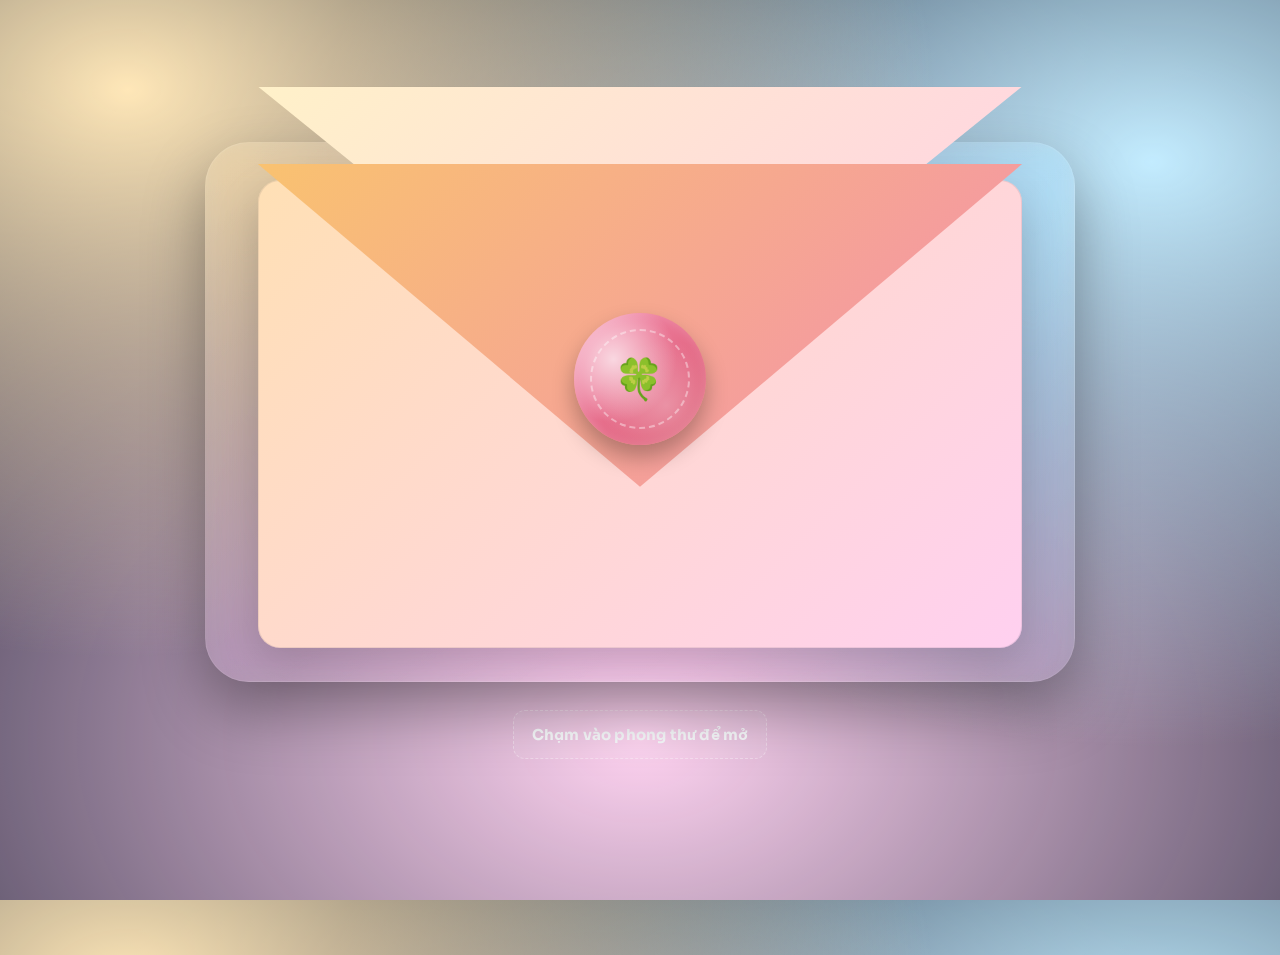
<file: card.html>
﻿<!doctype html>
<html lang="vi">
<head>
  <meta charset="UTF-8" />
  <meta name="viewport" content="width=device-width, initial-scale=1.0" />
  <title>Thiệp 3D dành cho bạn</title>
  <link rel="stylesheet" href="style.css" />
</head>
<body data-page="card">
  <main class="scene card-scene">
    <div class="glow"></div>

    <section class="card3d" id="cardShell" aria-label="Thiệp 3D">
      <div class="card-outer" id="cardOuter">
        <div class="envelope">
          <div class="envelope-body"></div>
          <div class="envelope-flap"></div>
          <div class="wax-seal" aria-label="Dấu sáp may mắn">🍀</div>
          <div class="letter"> 
            <p class="label">Lời chúc</p>
            <p id="letterText"></p>
            <div class="confetti"></div>
          </div>
        </div>
      </div>
    </section>
    <button class="open-hint" id="hintBtn">Chạm vào phong thư để mở</button>
  </main>

  <div class="toast-stack" id="toastStack" aria-live="polite"></div>
  <script src="main.js" type="module"></script>
</body>
</html>
</file>
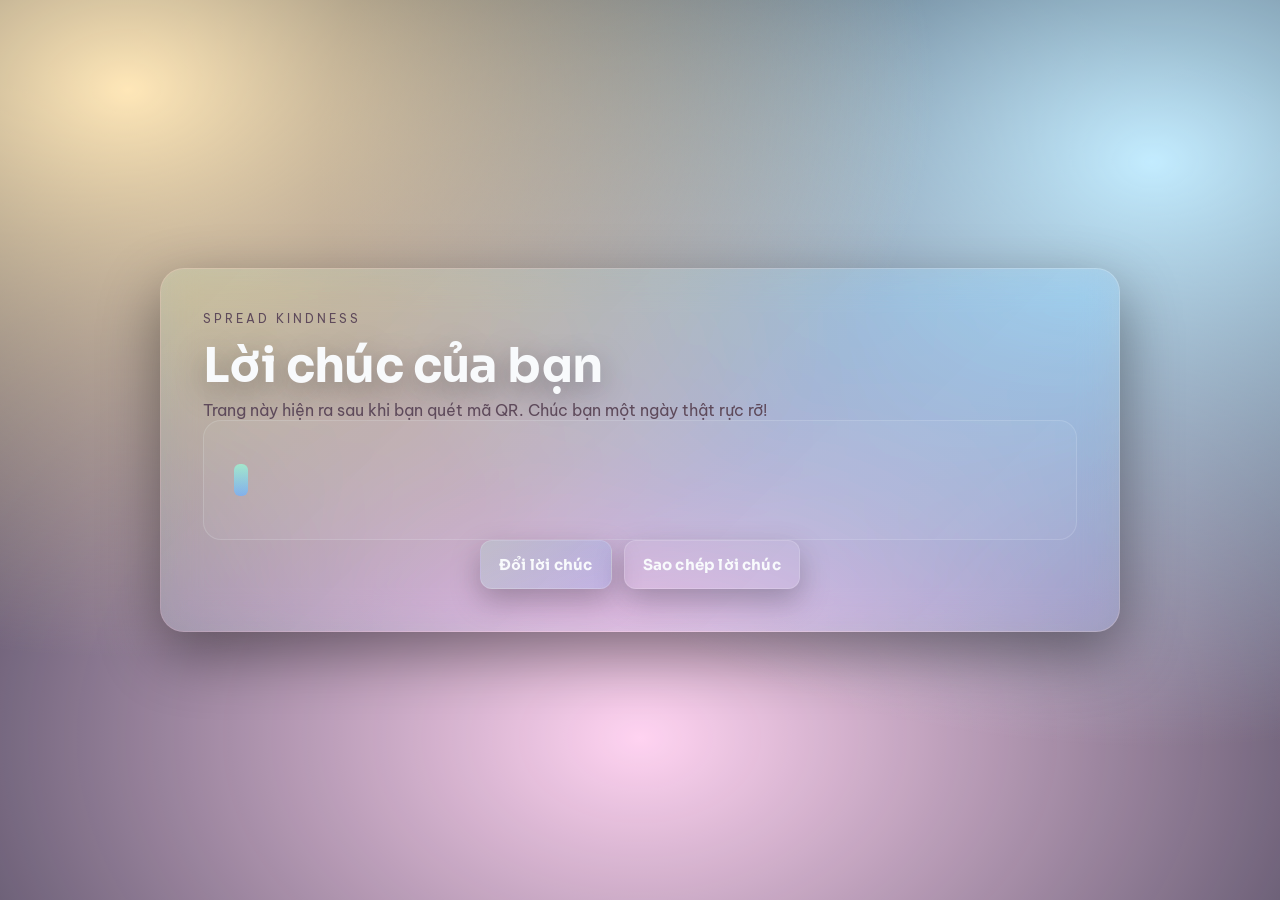
<file: wish.html>
﻿<!doctype html>
<html lang="vi">
<head>
  <meta charset="UTF-8" />
  <meta name="viewport" content="width=device-width, initial-scale=1.0" />
  <title>Lời chúc dành cho bạn</title>
  <link rel="stylesheet" href="style.css" />
</head>
<body data-page="wish">
  <main class="scene">
    <div class="glow"></div>
    <section class="card">
      <header>
        <p class="eyebrow">Spread kindness</p>
        <h1>Lời chúc của bạn</h1>
        <p class="sub">Trang này hiện ra sau khi bạn quét mã QR. Chúc bạn một ngày thật rực rỡ!</p>
      </header>

      <div class="wish show">
        <span id="wishText"></span>
        <div class="cursor"></div>
      </div>

      <div class="controls">
        <button id="shuffleBtn">Đổi lời chúc</button>
        <button id="copyBtn" class="ghost">Sao chép lời chúc</button>
      </div>
    </section>
  </main>

  <div class="toast-stack" id="toastStack" aria-live="polite"></div>
  <script src="main.js" type="module"></script>
</body>
</html>
</file>
<file: style.css>
@import url("https://fonts.googleapis.com/css2?family=Be+Vietnam+Pro:wght@400;500;600;700&family=Sora:wght@500;600;700&display=swap");

:root {
  --bg: radial-gradient(140% 140% at 10% 10%, #ffe7b8 0, transparent 45%),
        radial-gradient(130% 130% at 90% 18%, #c3ecff 0, transparent 50%),
        radial-gradient(160% 160% at 50% 82%, #ffd3f1 0, transparent 55%),
        #0f172a;
  --card: rgba(255, 255, 255, 0.08);
  --border: rgba(255, 255, 255, 0.16);
  --text: #f8fafc;
  --muted: #5e4a5b;
  --accent: #9ef7d2;
  --accent-2: #6fa8ff;
  --accent-3: #f58fb1;
  --shadow: 0 22px 60px rgba(0, 0, 0, 0.42);
  --radius: 24px;
  --blur: saturate(160%) blur(28px);
  --speed: 520ms;
  --display-font: "Sora", "Be Vietnam Pro", "Segoe UI", system-ui, -apple-system, sans-serif;
  --body-font: "Be Vietnam Pro", "Segoe UI", system-ui, -apple-system, sans-serif;
  --paper: #fffdf6;
}

* { box-sizing: border-box; }

body {
  margin: 0;
  height: 100vh;
  font-family: var(--body-font);
  background: var(--bg);
  color: var(--text);
  display: grid;
  place-items: center;
  overflow-x: hidden;
  overflow-y: auto;
  padding: 12px;
}

.scene {
  position: relative;
  width: min(1100px, 94vw);
  padding: 48px 18px;
  display: grid;
  place-items: center;
}

.scene.gate { padding: 72px 22px; }
.scene.card-scene { padding: 52px 18px; }

.glow {
  position: absolute;
  inset: -20%;
  filter: var(--blur);
  opacity: 0.6;
  animation: drift 16s ease-in-out infinite alternate;
  pointer-events: none;
}

.card {
  position: relative;
  width: min(960px, 100%);
  background: var(--card);
  border: 1px solid var(--border);
  border-radius: var(--radius);
  box-shadow: var(--shadow);
  padding: 42px;
  backdrop-filter: blur(18px) saturate(160%);
  overflow: hidden;
  isolation: isolate;
  animation: float 9s ease-in-out infinite;
}

.card::after {
  content: "";
  position: absolute;
  inset: 0;
  background: linear-gradient(135deg, rgba(158, 247, 210, 0.2), rgba(111, 168, 255, 0.16));
  opacity: 0.7;
  pointer-events: none;
}

header { position: relative; z-index: 2; }
header h1 {
  margin: 8px 0 4px;
  font-size: clamp(34px, 4.4vw, 48px);
  letter-spacing: -0.6px;
  font-family: var(--display-font);
  text-shadow: 0 8px 30px rgba(0, 0, 0, 0.35);
}
header .eyebrow {
  text-transform: uppercase;
  letter-spacing: 3px;
  font-size: 12px;
  color: var(--muted);
  margin: 0;
}
header .sub { margin: 0; color: var(--muted); max-width: 680px; }

.qr-panel {
  position: relative;
  margin: 32px 0;
  display: flex;
  flex-direction: column;
  align-items: center;
  gap: 16px;
}

.qr-frame {
  position: relative;
  width: 340px;
  aspect-ratio: 1;
  border-radius: 20px;
  background: linear-gradient(145deg, rgba(255, 255, 255, 0.08), rgba(255, 255, 255, 0.03));
  border: 1px solid var(--border);
  display: grid;
  place-items: center;
  overflow: hidden;
  box-shadow: 0 16px 40px rgba(0, 0, 0, 0.35);
}
.qr-frame.large { width: 360px; }

.qr-frame img {
  width: 86%;
  height: 86%;
  object-fit: contain;
  filter: drop-shadow(0 10px 20px rgba(0, 0, 0, 0.35));
  opacity: 0;
  transform: translateY(10px) scale(0.96);
  transition: opacity var(--speed) ease, transform var(--speed) ease;
}

.qr-frame img.visible { opacity: 1; transform: translateY(0) scale(1); }

.qr-frame .halo {
  position: absolute;
  inset: -20%;
  background: conic-gradient(from 90deg, rgba(158, 247, 210, 0.2), rgba(111, 168, 255, 0.18), rgba(158, 247, 210, 0.2));
  filter: blur(70px);
  animation: spin 14s linear infinite;
  pointer-events: none;
}

.hint { color: var(--muted); margin-top: 10px; }
.hint.center { text-align: center; max-width: 520px; }

.custom-box {
  margin: 10px 0 22px;
  display: grid;
  gap: 6px;
}

.custom-box label { color: var(--muted); font-weight: 600; letter-spacing: 0.2px; }
.custom-box textarea {
  width: 100%;
  border-radius: 14px;
  border: 1px solid var(--border);
  background: rgba(255, 255, 255, 0.05);
  color: var(--text);
  padding: 12px 14px;
  font-size: 15px;
  resize: vertical;
  min-height: 72px;
  font-family: var(--body-font);
}
.custom-box textarea:focus { outline: 2px solid rgba(111, 168, 255, 0.4); }

.wish {
  position: relative;
  padding: 22px 24px;
  border-radius: 18px;
  background: rgba(255, 255, 255, 0.05);
  border: 1px solid var(--border);
  min-height: 120px;
  font-size: clamp(20px, 2.4vw, 26px);
  line-height: 1.5;
  display: flex;
  align-items: center;
  overflow: hidden;
}

.wish #wishText { display: inline-block; opacity: 0; transform: translateY(8px); transition: opacity var(--speed) ease, transform var(--speed) ease; }
.wish.show #wishText { opacity: 1; transform: translateY(0); }

.cursor {
  width: 14px;
  height: 32px;
  margin-left: 6px;
  background: linear-gradient(180deg, #9ef7d2, #6fa8ff);
  border-radius: 6px;
  animation: blink 1s steps(2, start) infinite;
  opacity: 0.8;
}

.controls {
  display: flex;
  flex-wrap: wrap;
  gap: 12px;
  position: relative;
  z-index: 2;
  justify-content: center;
}

button {
  border: 1px solid var(--border);
  background: linear-gradient(120deg, rgba(158, 247, 210, 0.2), rgba(111, 168, 255, 0.2));
  color: var(--text);
  padding: 14px 18px;
  border-radius: 12px;
  font-size: 15px;
  font-weight: 700;
  font-family: var(--display-font);
  letter-spacing: 0.2px;
  cursor: pointer;
  transition: transform var(--speed) ease, box-shadow var(--speed) ease, border-color var(--speed) ease, background 220ms ease;
  box-shadow: 0 12px 30px rgba(0, 0, 0, 0.25);
}

button:hover { transform: translateY(-2px) scale(1.01); border-color: rgba(255, 255, 255, 0.4); }
button:active { transform: translateY(0); }
button.ghost { background: rgba(255, 255, 255, 0.05); }

/* Toasts */
.toast-stack {
  position: fixed;
  top: 26px;
  right: 26px;
  display: grid;
  gap: 10px;
  z-index: 40;
  pointer-events: none;
}

.toast {
  min-width: 220px;
  padding: 12px 14px;
  border-radius: 12px;
  background: rgba(15, 23, 42, 0.82);
  border: 1px solid rgba(255, 255, 255, 0.08);
  color: #e2e8f0;
  box-shadow: 0 12px 30px rgba(0, 0, 0, 0.3);
  transform: translateY(-10px);
  opacity: 0;
  transition: transform 260ms ease, opacity 260ms ease;
  pointer-events: auto;
}
.toast.show { opacity: 1; transform: translateY(0); }
.toast.success { border-left: 4px solid #9ef7d2; }
.toast.warn { border-left: 4px solid #fbbf24; }
.toast.error { border-left: 4px solid #fb7185; }

/* 3D envelope card */
.card3d {
  position: relative;
  width: min(900px, 68vw);
  height: min(840px, 60vh);
  perspective: 2000px;
  display: grid;
  place-items: center;
  gap: 14px;
  cursor: pointer;
  margin: 0 auto;
  justify-self: center;
  align-self: center;
}

.card-outer {
  position: relative;
  width: 100%;
  height: 100%;
  transform-style: preserve-3d;
  transition: transform 0.9s cubic-bezier(0.23, 1, 0.32, 1);
}

.card3d.open #cardOuter { transform: none; animation: none; }
.card3d:not(.open) #cardOuter {
  animation: sway 6.2s ease-in-out infinite;
}

.envelope {
  position: absolute;
  inset: 0;
  border-radius: 44px;
  background: linear-gradient(145deg, rgba(255, 255, 255, 0.16), rgba(255, 255, 255, 0.05));
  border: 1px solid rgba(255, 255, 255, 0.08);
  backdrop-filter: blur(16px) saturate(140%);
  overflow: visible;
  box-shadow: 0 28px 60px rgba(0, 0, 0, 0.34);
  display: grid;
  place-items: center;
}

.envelope-body {
  position: absolute;
  inset: 7% 6% 6% 6%;
  background: linear-gradient(135deg, #ffe0b5, #ffd0f0);
  border-radius: 22px;
  box-shadow: inset 0 0 0 1px rgba(15, 23, 42, 0.08), 0 18px 44px rgba(0, 0, 0, 0.18);
}

.envelope-body::after {
  content: "";
  position: absolute;
  inset: -20% 0 auto 0;
  height: 66%;
  background: linear-gradient(135deg, #fff1c9, #ffcfe6);
  clip-path: polygon(0 0, 100% 0, 50% 100%);
  filter: drop-shadow(0 18px 22px rgba(0, 0, 0, 0.08));
}

.envelope-flap {
  position: absolute;
  inset: 4% 6% auto 6%;
  height: 60%;
  background: linear-gradient(135deg, #f9c270, #f38db0);
  clip-path: polygon(0 0, 100% 0, 50% 100%);
  transform-origin: top center;
  transform: rotateX(0deg);
  transition: transform 1s cubic-bezier(0.18, 0.9, 0.32, 1.1);
  box-shadow: 0 20px 30px rgba(0, 0, 0, 0.16);
}

.card3d.open .envelope-flap {
  transform: rotateX(-170deg) translateZ(3px);
}

.wax-seal {
  position: absolute;
  top: 44%;
  left: 50%;
  width: 132px;
  height: 132px;
  transform: translate(-50%, -50%) translateZ(12px);
  border-radius: 50%;
  background:
    radial-gradient(circle at 30% 35%, rgba(255, 255, 255, 0.7), transparent 50%),
    radial-gradient(circle at 70% 70%, rgba(255, 255, 255, 0.3), transparent 50%),
    linear-gradient(135deg, #f58fb1, #d94f68);
  box-shadow: 0 12px 22px rgba(0, 0, 0, 0.28), inset 0 0 12px rgba(255, 255, 255, 0.18);
  display: grid;
  place-items: center;
  color: #fff5f5;
  font-family: var(--display-font);
  font-size: 40px;
  letter-spacing: 1px;
  transition: transform 0.6s ease, filter 0.6s ease;
}

.wax-seal::after {
  content: "";
  position: absolute;
  inset: 12%;
  border-radius: 50%;
  border: 2px dashed rgba(255, 255, 255, 0.4);
}

.card3d.open .wax-seal {
  transform: translate(-50%, -50%) translateZ(12px) scale(0.92);
  filter: drop-shadow(0 10px 18px rgba(0, 0, 0, 0.25));
}

.letter {
  position: absolute;
  left: 10%;
  right: 10%;
  bottom: 20%;
  height: var(--letter-height, 420px);
  background: var(--paper);
  border-radius: 14px 14px 12px 12px;
  padding: 18px 20px 22px;
  box-shadow: 0 12px 40px rgba(0, 0, 0, 0.18), inset 0 0 0 1px rgba(15, 23, 42, 0.08);
  transform: translateY(62%);
  opacity: 0;
  transition: transform 1s cubic-bezier(0.19, 1, 0.32, 1), opacity 0.6s ease 0.2s, filter 0.8s ease;
  overflow: hidden;
}

.card3d.open .letter {
  transform: translateY(20%);
  opacity: 1;
  filter: drop-shadow(0 22px 40px rgba(0, 0, 0, 0.22));
}

.letter::before {
  content: "";
  position: absolute;
  inset: 0;
  background: linear-gradient(180deg, rgba(255, 232, 199, 0.18), transparent 32%);
  pointer-events: none;
}

.label {
  margin: 0 0 10px;
  font-weight: 700;
  color: #475569;
  letter-spacing: 0.4px;
  font-family: var(--display-font);
}

#letterText {
  margin: 0;
  font-size: 18px;
  line-height: 1.6;
  color: #111827;
  max-height: calc(100% - 38px);
  overflow: auto;
  padding-right: 6px;
}

.spine { display: none; }

.open-hint {
  margin-top: 28px;
  background: rgba(255, 255, 255, 0.07);
  border: 1px dashed rgba(255, 255, 255, 0.35);
  color: var(--text);
  box-shadow: none;
}

.confetti {
  position: absolute;
  inset: -10%;
  background: radial-gradient(circle at 20% 30%, rgba(158, 247, 210, 0.22), transparent 32%),
              radial-gradient(circle at 80% 60%, rgba(111, 168, 255, 0.22), transparent 30%),
              radial-gradient(circle at 40% 80%, rgba(251, 191, 36, 0.22), transparent 26%);
  pointer-events: none;
  animation: drift 14s ease-in-out infinite alternate;
}

@keyframes drift {
  0% { transform: translate(-20px, -10px) scale(1); }
  100% { transform: translate(30px, 20px) scale(1.04); }
}

@keyframes float {
  0% { transform: translateY(0); }
  50% { transform: translateY(-10px); }
  100% { transform: translateY(0); }
}

@keyframes spin { to { transform: rotate(360deg); } }

@keyframes blink { 0%, 100% { opacity: 0; } 50% { opacity: 1; } }

@keyframes sway {
  0% { transform: translateX(0) rotateZ(0deg); }
  20% { transform: translateX(-8px) rotateZ(-1.5deg); }
  50% { transform: translateX(0) rotateZ(0deg); }
  80% { transform: translateX(8px) rotateZ(1.5deg); }
  100% { transform: translateX(0) rotateZ(0deg); }
}

@media (max-width: 860px) {
  .qr-panel { grid-template-columns: 1fr; justify-items: center; }
  .qr-frame { width: min(280px, 62vw); }
  .link-pill { width: 100%; }
  .card3d { height: 420px; width: 50vw; }
}

@media (max-width: 720px) {
  body { padding-inline: max(12px, env(safe-area-inset-left)) max(12px, env(safe-area-inset-right)); }
  .scene.card-scene { width: 100%; padding: 28px 14px 40px; }
  .card3d {
    width: 100%;
    max-width: 420px;
    height: clamp(220px, 52vh, 320px);
    margin-inline: auto;
  }
  /* Giữ phong thư đứng yên, tránh cảm giác lệch trên mobile */
  .card3d:not(.open) #cardOuter { animation: none; transform: none; }
}

@media (max-width: 560px) {
  body {
    padding: 18px 0;
    padding-inline: max(12px, env(safe-area-inset-left)) max(12px, env(safe-area-inset-right));
  }
  .card { padding: 28px; }
  .controls { flex-direction: column; }
  button { width: 100%; text-align: center; }
  .custom-box textarea { width: 100%; }
  .card3d { height: 420px; }
}
</file>
